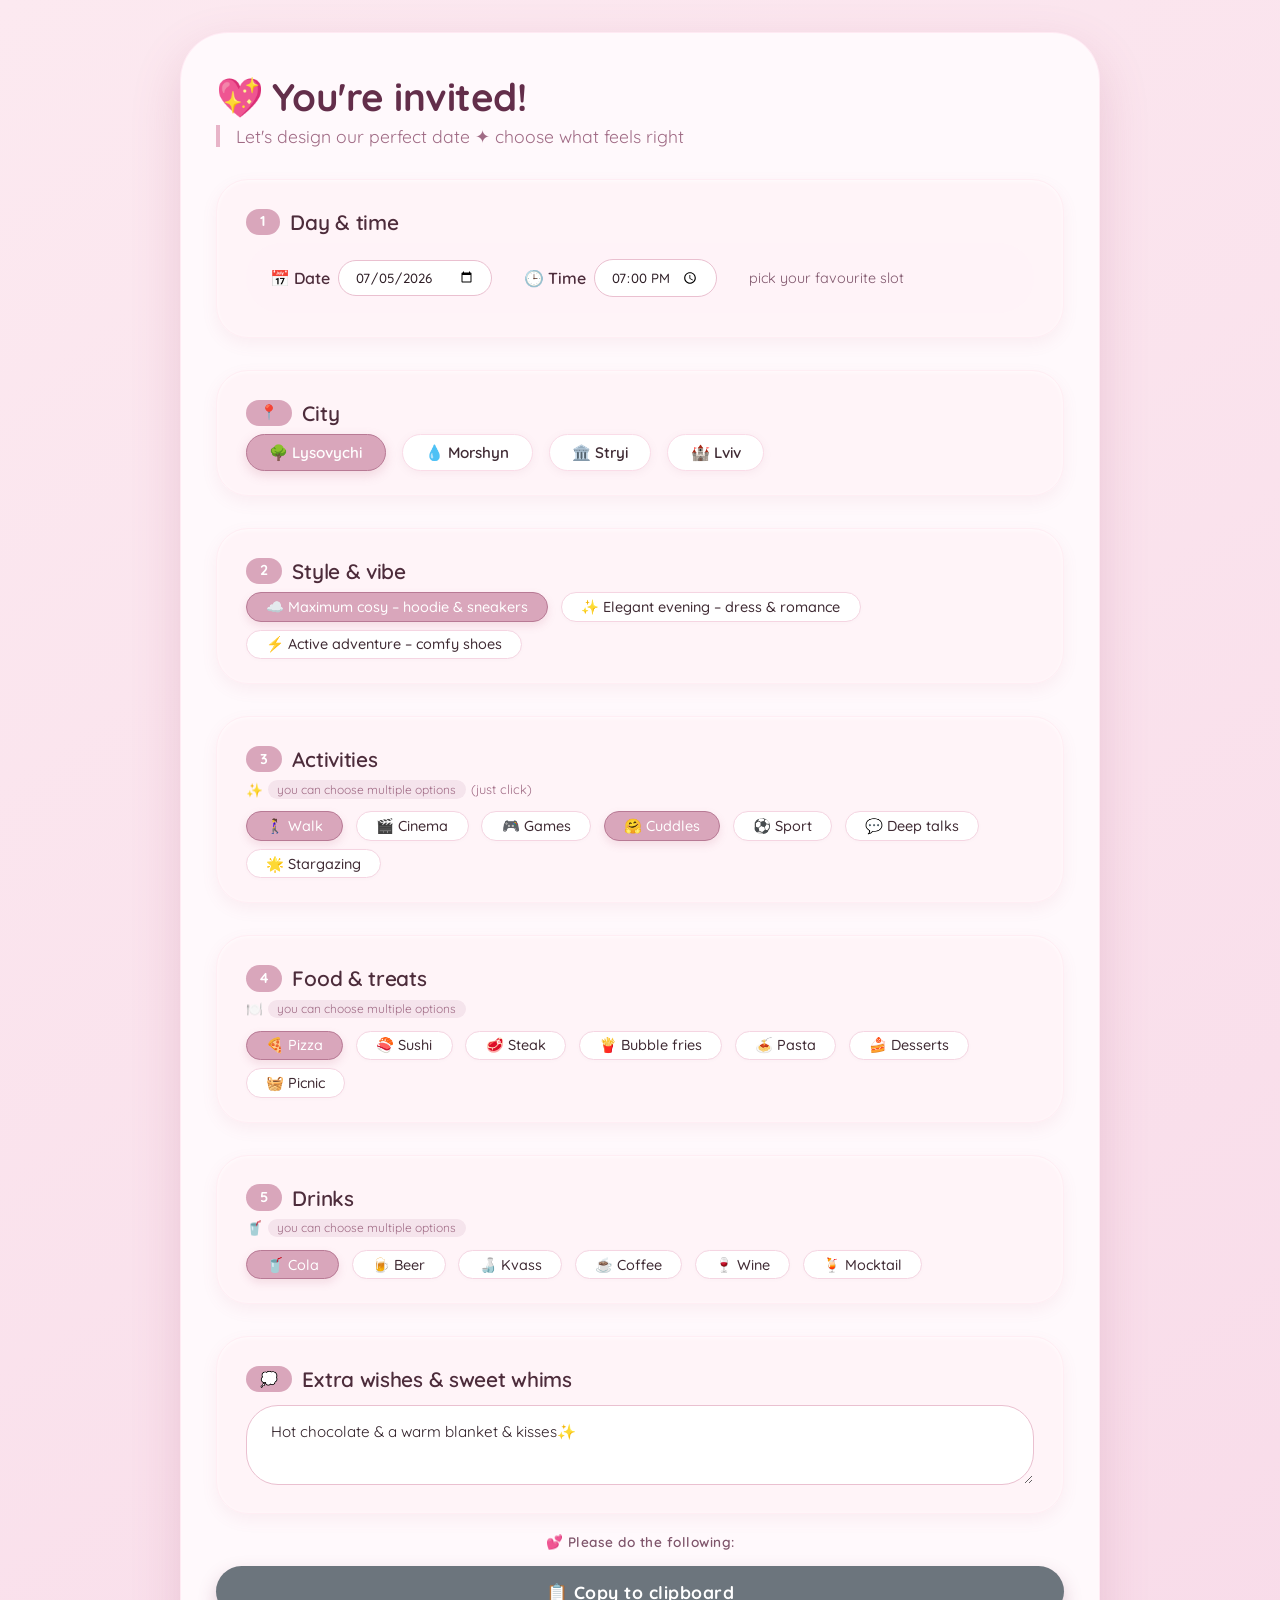
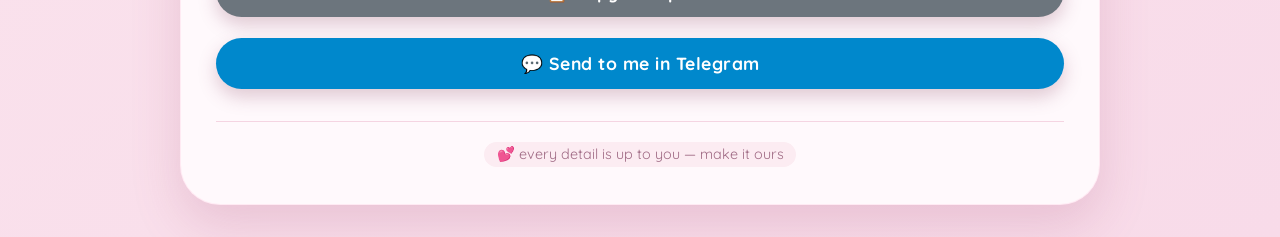
<file: 2/3/index3.html>
<!DOCTYPE html>
<html lang="en">

<head>
    <meta charset="UTF-8" />
    <meta name="viewport" content="width=device-width, initial-scale=1.0, maximum-scale=1.0, user-scalable=no" />
    <meta name="theme-color" content="#fce9f0" />
    <title>💌 Date Invitation</title>
    <link rel="preconnect" href="https://fonts.googleapis.com" />
    <link rel="preconnect" href="https://fonts.gstatic.com" crossorigin />
    <link href="https://fonts.googleapis.com/css2?family=Quicksand:wght@400;600;700&display=swap" rel="stylesheet" />
    <style>
        * {
            margin: 0;
            padding: 0;
            box-sizing: border-box;
        }

        body {
            background: linear-gradient(145deg, #fce9f0 0%, #f8dbe9 100%);
            font-family: 'Quicksand', sans-serif;
            padding: 2rem 1rem;
            min-height: 100vh;
            min-height: 100dvh;
            display: flex;
            justify-content: center;
            align-items: center;
        }

        .invitation-card {
            max-width: 920px;
            width: 100%;
            background: rgba(255, 247, 250, 0.7);
            backdrop-filter: blur(4px);
            background: #fff9fc;
            border-radius: 48px 48px 40px 40px;
            box-shadow: 0 20px 50px rgba(170, 80, 120, 0.2);
            padding: 2.5rem 2.2rem;
            transition: all 0.2s ease;
            border: 1px solid rgba(255, 220, 235, 0.5);
        }

        h1 {
            font-size: 2.4rem;
            font-weight: 700;
            color: #632e4a;
            letter-spacing: -0.5px;
            margin-bottom: 0.25rem;
            display: flex;
            align-items: center;
            gap: 0.5rem;
            flex-wrap: wrap;
        }

        .subhead {
            font-size: 1.1rem;
            color: #a06b85;
            margin-bottom: 2rem;
            border-left: 4px solid #e8b4c8;
            padding-left: 1rem;
            font-weight: 400;
        }

        .step-section {
            background: rgba(255, 240, 245, 0.5);
            border-radius: 32px;
            padding: 1.8rem 1.8rem 1.5rem;
            margin-bottom: 2rem;
            box-shadow: inset 0 1px 4px rgba(255, 255, 255, 0.8), 0 6px 16px rgba(190, 100, 130, 0.08);
            border: 1px solid #ffeef4;
        }

        .step-title {
            font-size: 1.3rem;
            font-weight: 600;
            color: #4d2c3b;
            display: flex;
            align-items: center;
            gap: 10px;
            margin-bottom: 0.5rem;
            letter-spacing: -0.3px;
        }

        .step-title span {
            background: #d9a6bb;
            color: white;
            font-size: 0.9rem;
            font-weight: 700;
            padding: 0.1rem 0.9rem;
            border-radius: 40px;
            line-height: 1.6;
        }

        .hint {
            font-size: 0.85rem;
            color: #a06b85;
            margin-bottom: 0.8rem;
            font-weight: 400;
            display: flex;
            align-items: center;
            gap: 0.3rem;
            flex-wrap: wrap;
        }

        .hint i {
            font-style: normal;
            background: #f5e4ec;
            padding: 0.1rem 0.6rem;
            border-radius: 40px;
            font-size: 0.75rem;
        }

        .options-grid {
            display: flex;
            flex-wrap: wrap;
            gap: 0.8rem 1rem;
            align-items: center;
        }

        .pill {
            background: white;
            padding: 0.5rem 1.4rem;
            border-radius: 60px;
            font-weight: 600;
            font-size: 0.95rem;
            color: #3f2a33;
            box-shadow: 0 2px 8px rgba(170, 100, 130, 0.08);
            border: 1px solid #fadce8;
            transition: all 0.15s;
            cursor: pointer;
            display: inline-flex;
            align-items: center;
            gap: 6px;
            user-select: none;
            -webkit-tap-highlight-color: transparent;
        }

        .pill small {
            font-weight: 400;
            color: #a06b85;
            font-size: 0.7rem;
            display: block;
            margin-top: 2px;
        }

        .pill.active {
            background: #d9a6bb;
            border-color: #b87a95;
            color: white;
            box-shadow: 0 4px 12px rgba(180, 90, 120, 0.2);
        }

        .pill.active small {
            color: rgba(255, 255, 255, 0.8);
        }

        .calendar-time {
            display: flex;
            flex-wrap: wrap;
            align-items: center;
            gap: 1.2rem 2rem;
            background: #fff3f8;
            padding: 1rem 1.5rem;
            border-radius: 60px;
            margin-top: 0.5rem;
        }

        .calendar-time label {
            font-weight: 600;
            color: #4d2c3b;
            display: flex;
            align-items: center;
            gap: 0.5rem;
            flex-wrap: wrap;
        }

        .calendar-time input[type="date"],
        .calendar-time input[type="time"] {
            border: 1px solid #eac0d0;
            border-radius: 40px;
            padding: 0.5rem 1rem;
            font-family: 'Quicksand', sans-serif;
            background: white;
            color: #2e1e26;
            font-weight: 500;
            outline: none;
            transition: 0.15s;
            -webkit-appearance: none;
            appearance: none;
            min-width: 120px;
        }

        .calendar-time input:focus {
            border-color: #b87a95;
            box-shadow: 0 0 0 3px rgba(200, 120, 150, 0.2);
        }

        .tag-group {
            display: flex;
            flex-wrap: wrap;
            gap: 0.5rem 0.8rem;
        }

        .tag {
            background: white;
            padding: 0.3rem 1.2rem;
            border-radius: 40px;
            border: 1px solid #f5d5e2;
            font-weight: 500;
            color: #3f2a33;
            font-size: 0.9rem;
            box-shadow: 0 1px 4px rgba(0, 0, 0, 0.02);
            transition: all 0.1s;
            cursor: pointer;
            user-select: none;
            -webkit-tap-highlight-color: transparent;
        }

        .tag.active {
            background: #d9a6bb;
            border-color: #b87a95;
            color: white;
            box-shadow: 0 4px 8px rgba(180, 90, 120, 0.15);
        }

        .wishes-area {
            margin-top: 0.8rem;
            width: 100%;
        }

        .wishes-area textarea {
            width: 100%;
            border: 1px solid #eac0d0;
            border-radius: 32px;
            padding: 1rem 1.5rem;
            font-family: 'Quicksand', sans-serif;
            font-size: 0.95rem;
            background: white;
            resize: vertical;
            min-height: 80px;
            transition: 0.15s;
            color: #2e1e26;
            -webkit-appearance: none;
            appearance: none;
        }

        .wishes-area textarea:focus {
            border-color: #b87a95;
            box-shadow: 0 0 0 4px rgba(200, 120, 150, 0.1);
            outline: none;
        }

        .action-button {
            background: #632e4a;
            border: none;
            color: white;
            font-weight: 700;
            font-size: 1.1rem;
            padding: 0.9rem 2rem;
            border-radius: 60px;
            box-shadow: 0 8px 18px rgba(130, 60, 90, 0.25);
            transition: 0.2s;
            margin-top: 0.5rem;
            font-family: 'Quicksand', sans-serif;
            letter-spacing: 0.5px;
            cursor: pointer;
            width: 100%;
            text-align: center;
            -webkit-tap-highlight-color: transparent;
        }

        .action-button:hover {
            background: #7c3f5e;
            transform: scale(1.02);
            box-shadow: 0 12px 24px rgba(130, 60, 90, 0.3);
        }

        .action-button:active {
            transform: scale(0.98);
        }

        .action-button.telegram-btn {
            background: #0088cc;
        }

        .action-button.telegram-btn:hover {
            background: #006699;
        }

        .action-button.copy-btn {
            background: #6c757d;
        }

        .action-button.copy-btn:hover {
            background: #5a6268;
        }

        .status-msg {
            margin-top: 1rem;
            padding: 0.8rem 1.5rem;
            border-radius: 40px;
            font-weight: 600;
            display: none;
        }

        .status-msg.success {
            display: block;
            background: #d4edda;
            color: #155724;
            border: 1px solid #c3e6cb;
        }

        .status-msg.info {
            display: block;
            background: #d1ecf1;
            color: #0c5460;
            border: 1px solid #bee5eb;
        }

        .status-msg.error {
            display: block;
            background: #f8d7da;
            color: #721c24;
            border: 1px solid #f5c6cb;
        }

        .footer-note {
            margin-top: 2rem;
            text-align: center;
            font-size: 0.9rem;
            color: #a06b85;
            border-top: 1px solid #f5d5e2;
            padding-top: 1.5rem;
        }

        .footer-note i {
            font-style: normal;
            background: #fcecf2;
            padding: 0.2rem 0.8rem;
            border-radius: 40px;
        }

        .btn-group {
            display: flex;
            flex-direction: column;
            gap: 0.8rem;
            margin-top: 0.5rem;
        }

        .btn-group .action-button {
            width: 100%;
        }

        .btn-label {
            font-size: 0.85rem;
            color: #7f556b;
            text-align: center;
            margin: 0.5rem 0 0.2rem 0;
            font-weight: 600;
            letter-spacing: 0.5px;
        }

        /* ===== THANK YOU MODAL ===== */
        .modal-overlay {
            display: none;
            position: fixed;
            top: 0;
            left: 0;
            width: 100%;
            height: 100%;
            background: rgba(0, 0, 0, 0.5);
            backdrop-filter: blur(8px);
            -webkit-backdrop-filter: blur(8px);
            z-index: 999;
            justify-content: center;
            align-items: center;
            animation: fadeIn 0.5s ease;
        }

        .modal-overlay.show {
            display: flex;
        }

        .modal-content {
            background: linear-gradient(145deg, #fff5f8, #ffe8f0);
            max-width: 520px;
            width: 90%;
            padding: 3rem 2.5rem;
            border-radius: 60px;
            text-align: center;
            box-shadow: 0 30px 60px rgba(130, 60, 90, 0.4);
            border: 2px solid rgba(255, 220, 235, 0.6);
            position: relative;
            animation: scaleIn 0.5s ease;
        }

        .modal-content .heart-big {
            font-size: 4rem;
            display: block;
            margin-bottom: 0.5rem;
            animation: pulse 1.5s infinite;
        }

        .modal-content h2 {
            font-size: 2rem;
            font-weight: 700;
            color: #632e4a;
            margin-bottom: 0.8rem;
            line-height: 1.3;
        }

        .modal-content p {
            font-size: 1.1rem;
            color: #7f556b;
            line-height: 1.8;
            font-weight: 500;
        }

        .modal-content .kiss-emoji {
            font-size: 2.5rem;
            display: block;
            margin: 0.8rem 0;
        }

        .modal-close-btn {
            background: #d63384;
            border: none;
            color: white;
            font-weight: 700;
            font-size: 1rem;
            padding: 0.7rem 2.5rem;
            border-radius: 60px;
            margin-top: 1.2rem;
            cursor: pointer;
            font-family: 'Quicksand', sans-serif;
            transition: 0.2s;
            box-shadow: 0 4px 15px rgba(214, 51, 132, 0.3);
            -webkit-tap-highlight-color: transparent;
        }

        .modal-close-btn:hover {
            background: #b02a6e;
            transform: scale(1.05);
        }

        .modal-close-btn:active {
            transform: scale(0.95);
        }

        @keyframes fadeIn {
            from {
                opacity: 0;
            }

            to {
                opacity: 1;
            }
        }

        @keyframes scaleIn {
            from {
                transform: scale(0.8);
                opacity: 0;
            }

            to {
                transform: scale(1);
                opacity: 1;
            }
        }

        @keyframes pulse {

            0%,
            100% {
                transform: scale(1);
            }

            50% {
                transform: scale(1.15);
            }
        }

        .sparkles {
            font-size: 1.5rem;
            letter-spacing: 4px;
        }

        /* ===== МОБІЛЬНА АДАПТАЦІЯ ===== */
        @media (max-width: 768px) {
            .invitation-card {
                padding: 1.5rem 1.2rem;
                border-radius: 32px;
            }

            h1 {
                font-size: 1.8rem;
            }

            .subhead {
                font-size: 0.95rem;
                padding-left: 0.8rem;
                margin-bottom: 1.5rem;
            }

            .step-section {
                padding: 1.2rem 1rem 1rem;
                margin-bottom: 1.2rem;
                border-radius: 24px;
            }

            .step-title {
                font-size: 1.1rem;
            }

            .calendar-time {
                flex-direction: column;
                align-items: stretch;
                border-radius: 30px;
                gap: 0.8rem;
                padding: 1rem 1.2rem;
            }

            .calendar-time label {
                flex-direction: column;
                align-items: flex-start;
                gap: 0.3rem;
                width: 100%;
            }

            .calendar-time input[type="date"],
            .calendar-time input[type="time"] {
                width: 100%;
                min-width: 0;
                padding: 0.6rem 0.8rem;
                font-size: 0.9rem;
            }

            .options-grid {
                gap: 0.5rem 0.8rem;
            }

            .pill {
                padding: 0.4rem 1rem;
                font-size: 0.85rem;
            }

            .tag {
                padding: 0.25rem 0.8rem;
                font-size: 0.8rem;
            }

            .tag-group {
                gap: 0.4rem 0.6rem;
            }

            .wishes-area textarea {
                min-height: 60px;
                padding: 0.8rem 1.2rem;
                font-size: 0.85rem;
                border-radius: 24px;
            }

            .action-button {
                font-size: 0.95rem;
                padding: 0.7rem 1.5rem;
            }

            .btn-group {
                gap: 0.6rem;
            }

            .modal-content {
                padding: 2rem 1.5rem;
                border-radius: 40px;
            }

            .modal-content h2 {
                font-size: 1.5rem;
            }

            .modal-content p {
                font-size: 0.95rem;
            }

            .modal-content .heart-big {
                font-size: 3rem;
            }

            .modal-close-btn {
                padding: 0.6rem 2rem;
                font-size: 0.9rem;
            }

            .footer-note {
                font-size: 0.8rem;
                padding-top: 1rem;
                margin-top: 1.5rem;
            }

            .btn-label {
                font-size: 0.75rem;
            }
        }

        @media (max-width: 400px) {
            .invitation-card {
                padding: 1rem 0.8rem;
            }

            h1 {
                font-size: 1.4rem;
            }

            .step-title {
                font-size: 0.95rem;
            }

            .step-title span {
                font-size: 0.75rem;
                padding: 0.05rem 0.7rem;
            }

            .pill {
                font-size: 0.75rem;
                padding: 0.3rem 0.8rem;
            }

            .tag {
                font-size: 0.7rem;
                padding: 0.2rem 0.6rem;
            }

            .action-button {
                font-size: 0.85rem;
                padding: 0.6rem 1rem;
            }
        }
    </style>
</head>

<body>
    <div class="invitation-card" role="main">
        <h1>
            <span>💖</span> You're invited!
        </h1>
        <div class="subhead">
            Let's design our perfect date ✦ choose what feels right
        </div>

        <!-- 1. DAY & TIME + calendar -->
        <div class="step-section">
            <div class="step-title">
                <span>1</span> Day & time
            </div>

            <div class="calendar-time">
                <label>
                    📅 Date
                    <input type="date" id="datePicker" value="2026-07-05" />
                </label>
                <label>
                    🕒 Time
                    <input type="time" id="timePicker" value="19:00" />
                </label>
                <span style="font-size:0.9rem; color:#7f556b;">pick your favourite slot</span>
            </div>
        </div>

        <!-- CITY SELECTION -->
        <div class="step-section">
            <div class="step-title">
                <span>📍</span> City
            </div>
            <div class="options-grid" id="cityGroup">
                <span class="pill active" data-value="Lysovychi">🌳 Lysovychi</span>
                <span class="pill" data-value="Morshyn">💧 Morshyn</span>
                <span class="pill" data-value="Stryi">🏛️ Stryi</span>
                <span class="pill" data-value="Lviv">🏰 Lviv</span>
            </div>
        </div>

        <!-- 2. STYLE / VIBE -->
        <div class="step-section">
            <div class="step-title">
                <span>2</span> Style & vibe
            </div>
            <div class="tag-group" id="styleGroup">
                <span class="tag active" data-value="Maximum cosy – hoodie & sneakers">☁️ Maximum cosy – hoodie &
                    sneakers</span>
                <span class="tag" data-value="Elegant evening – dress & romance">✨ Elegant evening – dress &
                    romance</span>
                <span class="tag" data-value="Active adventure – comfy shoes">⚡ Active adventure – comfy shoes</span>
            </div>
        </div>

        <!-- 3. ACTIVITIES -->
        <div class="step-section">
            <div class="step-title">
                <span>3</span> Activities
            </div>
            <div class="hint">
                ✨ <i>you can choose multiple options</i>
                <span style="font-size:0.8rem; color:#a06b85;">(just click)</span>
            </div>
            <div class="tag-group" id="activityGroup">
                <span class="tag active" data-value="Walk">🚶‍♀️ Walk</span>
                <span class="tag" data-value="Cinema">🎬 Cinema</span>
                <span class="tag" data-value="Games">🎮 Games</span>
                <span class="tag active" data-value="Cuddles">🤗 Cuddles</span>
                <span class="tag" data-value="Sport">⚽ Sport</span>
                <span class="tag" data-value="Deep talks">💬 Deep talks</span>
                <span class="tag" data-value="Stargazing">🌟 Stargazing</span>
            </div>
        </div>

        <!-- 4. FOOD -->
        <div class="step-section">
            <div class="step-title">
                <span>4</span> Food & treats
            </div>
            <div class="hint">
                🍽️ <i>you can choose multiple options</i>
            </div>
            <div class="tag-group" id="foodGroup">
                <span class="tag active" data-value="Pizza">🍕 Pizza</span>
                <span class="tag" data-value="Sushi">🍣 Sushi</span>
                <span class="tag" data-value="Steak">🥩 Steak</span>
                <span class="tag" data-value="Bubble fries">🍟 Bubble fries</span>
                <span class="tag" data-value="Pasta">🍝 Pasta</span>
                <span class="tag" data-value="Desserts">🍰 Desserts</span>
                <span class="tag" data-value="Picnic">🧺 Picnic</span>
            </div>
        </div>

        <!-- 5. DRINKS -->
        <div class="step-section">
            <div class="step-title">
                <span>5</span> Drinks
            </div>
            <div class="hint">
                🥤 <i>you can choose multiple options</i>
            </div>
            <div class="tag-group" id="drinkGroup">
                <span class="tag active" data-value="Cola">🥤 Cola</span>
                <span class="tag" data-value="Beer">🍺 Beer</span>
                <span class="tag" data-value="Kvass">🍶 Kvass</span>
                <span class="tag" data-value="Coffee">☕ Coffee</span>
                <span class="tag" data-value="Wine">🍷 Wine</span>
                <span class="tag" data-value="Mocktail">🍹 Mocktail</span>
            </div>
        </div>

        <!-- 6. EXTRA WISHES -->
        <div class="step-section" style="margin-bottom: 1.2rem;">
            <div class="step-title">
                <span>💭</span> Extra wishes & sweet whims
            </div>
            <div class="wishes-area">
                <textarea id="wishesText"
                    placeholder="e.g. 'I want hot chocolate!', 'Let's listen to vinyl', 'Bring me daisies', 'Hold me tight' …">Hot chocolate & a warm blanket & kisses✨</textarea>
            </div>
        </div>

        <!-- Status message -->
        <div id="statusMsg" class="status-msg"></div>

        <!-- Buttons in column -->
        <div class="btn-label">💕 Please do the following:</div>
        <div class="btn-group">
            <button class="action-button copy-btn" id="copyBtn">
                📋 Copy to clipboard
            </button>
            <button class="action-button telegram-btn" id="telegramBtn">
                💬 Send to me in Telegram
            </button>
        </div>

        <div class="footer-note">
            <i>💕 every detail is up to you — make it ours</i>
        </div>
    </div>

    <!-- ===== THANK YOU MODAL ===== -->
    <div class="modal-overlay" id="thankYouModal">
        <div class="modal-content">
            <span class="heart-big">💖</span>
            <h2>Thank you,<br>my dearest girl! 💕</h2>
            <p>
                I'm looking forward to our meeting,<br>
                to hug you and give you lots of kisses 🥰
            </p>
            <span class="kiss-emoji">💋💋💋</span>
            <p style="font-size: 1.3rem; color: #d63384; font-weight: 700;">
                I love you ❤️
            </p>
            <div class="sparkles">✨ 🌟 ✨</div>
            <button class="modal-close-btn" id="modalCloseBtn">💕 Thank you!</button>
        </div>
    </div>

    <script>
        // ====== SELECTION MECHANICS ======
        document.querySelectorAll('.tag-group, .options-grid').forEach(group => {
            const items = group.querySelectorAll('.tag, .pill');
            items.forEach(item => {
                item.addEventListener('click', function (e) {
                    e.stopPropagation();
                    const parentId = this.closest('.tag-group, .options-grid')?.id;
                    if (parentId === 'activityGroup' || parentId === 'foodGroup' || parentId === 'drinkGroup') {
                        this.classList.toggle('active');
                    } else {
                        const siblings = this.closest('.tag-group, .options-grid').querySelectorAll('.tag, .pill');
                        siblings.forEach(s => s.classList.remove('active'));
                        this.classList.add('active');
                    }
                });
            });
        });

        // ====== GET SELECTED VALUES ======
        function getSelectedValues(containerSelector) {
            const container = document.querySelector(containerSelector);
            if (!container) return [];
            const items = container.querySelectorAll('.tag.active, .pill.active');
            return Array.from(items).map(el => el.dataset.value || el.textContent.trim());
        }

        function getSingleValue(containerSelector) {
            const container = document.querySelector(containerSelector);
            if (!container) return 'Not selected';
            const active = container.querySelector('.tag.active, .pill.active');
            return active ? (active.dataset.value || active.textContent.trim()) : 'Not selected';
        }

        function buildMessage() {
            const city = getSingleValue('#cityGroup');
            const date = document.getElementById('datePicker').value;
            const time = document.getElementById('timePicker').value;
            const style = getSingleValue('#styleGroup');
            const activities = getSelectedValues('#activityGroup').join(', ') || 'Not selected';
            const food = getSelectedValues('#foodGroup').join(', ') || 'Not selected';
            const drinks = getSelectedValues('#drinkGroup').join(', ') || 'Not selected';
            const wishes = document.getElementById('wishesText').value.trim() || 'No extra wishes';

            return `
        💌 DATE INVITATION 💌

        📆 Date: ${date}
        🕒 Time: ${time}
        📍 City: ${city}

        ✨ Style: ${style}

        🎯 Activities: ${activities}

        🍽️ Food: ${food}

        🥤 Drinks: ${drinks}

        💭 Extra wishes: ${wishes}

        ——— ❤️ My dear girl ❤️ ———
            `.trim();
        }

        function showStatus(message, type = 'success') {
            const statusMsg = document.getElementById('statusMsg');
            statusMsg.className = `status-msg ${type}`;
            statusMsg.textContent = message;
            statusMsg.style.display = 'block';
            setTimeout(() => {
                statusMsg.style.display = 'none';
            }, 5000);
        }

        // ====== SHOW THANK YOU MODAL ======
        function showThankYouModal() {
            const modal = document.getElementById('thankYouModal');
            modal.classList.add('show');
            document.body.style.overflow = 'hidden';
        }

        function hideThankYouModal() {
            const modal = document.getElementById('thankYouModal');
            modal.classList.remove('show');
            document.body.style.overflow = '';
        }

        // Close modal on button click
        document.getElementById('modalCloseBtn').addEventListener('click', hideThankYouModal);

        // Close modal on overlay click (outside content)
        document.getElementById('thankYouModal').addEventListener('click', function (e) {
            if (e.target === this) {
                hideThankYouModal();
            }
        });

        // ====== COPY TO CLIPBOARD ======
        document.getElementById('copyBtn').addEventListener('click', function () {
            const text = buildMessage();
            navigator.clipboard.writeText(text).then(() => {
                showStatus('✅ Text copied to clipboard! Now click "Send to me in Telegram".', 'success');
            }).catch(() => {
                const textarea = document.createElement('textarea');
                textarea.value = text;
                document.body.appendChild(textarea);
                textarea.select();
                document.execCommand('copy');
                document.body.removeChild(textarea);
                showStatus('✅ Text copied! Now click "Send to me in Telegram".', 'success');
            });
        });

        // ====== OPEN IN TELEGRAM + SHOW MODAL ======
        document.getElementById('telegramBtn').addEventListener('click', function () {
            const text = buildMessage();
            const encodedText = encodeURIComponent(text);

            const tgUrl = `tg://msg?text=${encodedText}`;
            const tgWebUrl = `https://t.me/share/url?url=&text=${encodedText}`;

            // Спроба відкрити Telegram додаток
            const win = window.open(tgUrl, '_blank');

            // Показуємо модалку з затримкою
            setTimeout(() => {
                showThankYouModal();
            }, 800);

            // Якщо через 2 секунди вікно все ще відкрите або не вдалося - відкриваємо веб-версію
            setTimeout(() => {
                if (!win || win.closed) {
                    window.open(tgWebUrl, '_blank');
                }
            }, 2000);
        });

        // ====== АВТОЗАПУСК ВІДЕО ПРИ ВЗАЄМОДІЇ ======
        document.addEventListener('DOMContentLoaded', () => {
            const videos = document.querySelectorAll('video');
            const playVideos = () => {
                videos.forEach(video => {
                    video.play().catch(() => { });
                });
                document.removeEventListener('touchstart', playVideos);
                document.removeEventListener('click', playVideos);
            };

            document.addEventListener('touchstart', playVideos);
            document.addEventListener('click', playVideos);
        });
    </script>
</body>

</html>
</file>
